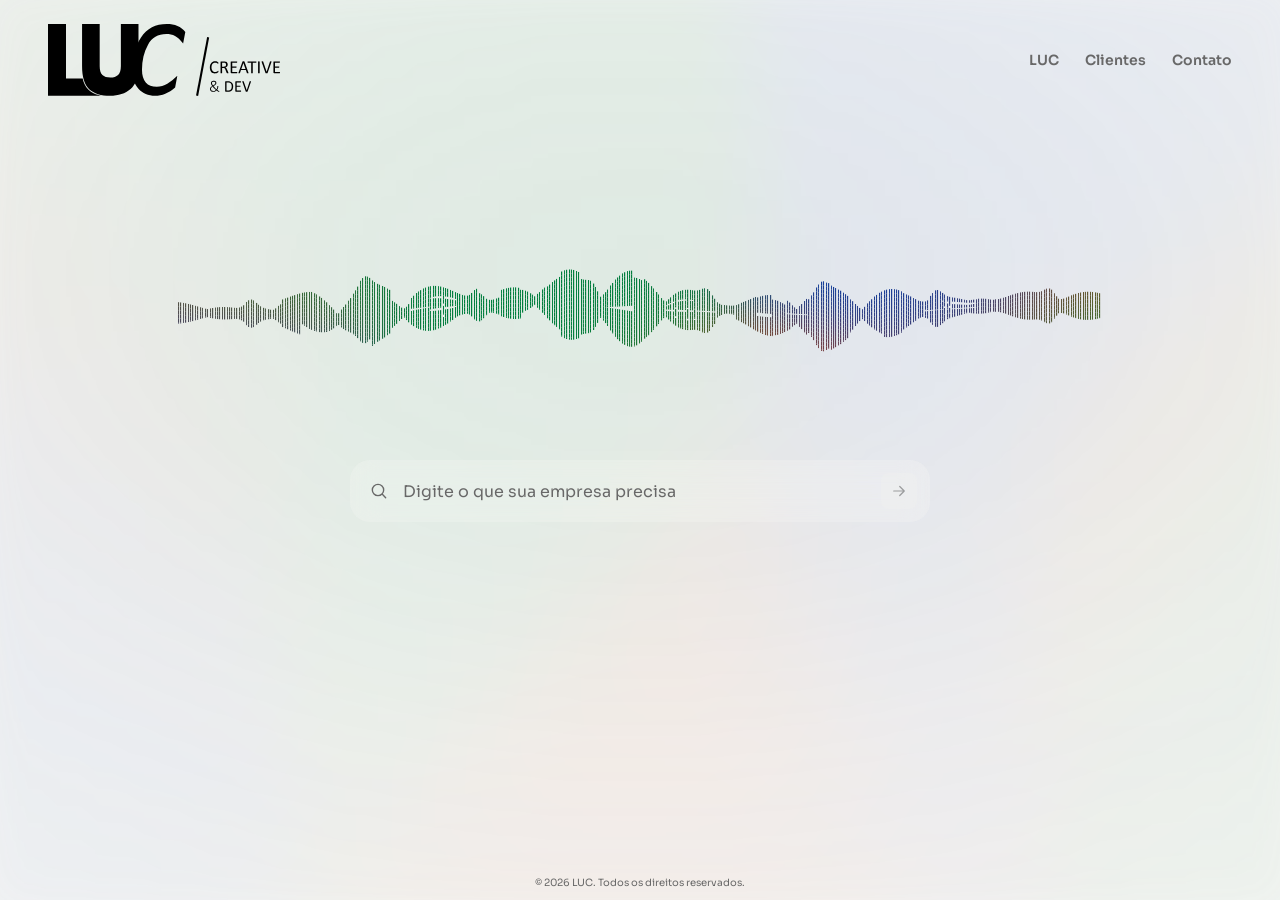
<file: index.html>
<!DOCTYPE html>
<html lang="pt-BR">
<head>
  <meta charset="UTF-8">
  <meta http-equiv="Content-Security-Policy" content="default-src 'self'; img-src 'self' data:; style-src 'self'; script-src 'self' 'sha256-Ezwl4AB1icqOte5jb05DlfShG28Ovn777q4V5LSTP/c='; connect-src 'self' https://script.google.com https://script.googleusercontent.com; form-action 'self' mailto: https://script.google.com; base-uri 'self'; object-src 'none'; upgrade-insecure-requests">
  <meta name="viewport" content="width=device-width, initial-scale=1">
  <meta name="theme-color" content="#f8f8f7">
  <meta name="description" content="Software sob demanda, automações, integrações, sites e landing pages. A LUC conecta tecnologia, marketing e operação à realidade da sua empresa.">
  <meta name="robots" content="index, follow, max-image-preview:large">
  <meta name="referrer" content="strict-origin-when-cross-origin">
  <title>LUC | Software sob demanda, automação e desenvolvimento web</title>
  <link rel="canonical" href="https://somosluc.com.br/">
  <link rel="manifest" href="/site.webmanifest">
  <meta property="og:type" content="website">
  <meta property="og:locale" content="pt_BR">
  <meta property="og:site_name" content="LUC">
  <meta property="og:title" content="LUC | Software sob demanda, automação e desenvolvimento web">
  <meta property="og:description" content="Software sob demanda, automações, integrações, sites e landing pages. A LUC conecta tecnologia, marketing e operação à realidade da sua empresa.">
  <meta property="og:url" content="https://somosluc.com.br/">
  <meta property="og:image" content="https://somosluc.com.br/og-image.jpg">
  <meta property="og:image:width" content="1200">
  <meta property="og:image:height" content="1200">
  <meta property="og:image:alt" content="Marca LUC">
  <meta name="twitter:card" content="summary_large_image">
  <meta name="twitter:title" content="LUC | Software sob demanda, automação e desenvolvimento web">
  <meta name="twitter:description" content="Software sob demanda, automações, integrações, sites e landing pages. A LUC conecta tecnologia, marketing e operação à realidade da sua empresa.">
  <meta name="twitter:image" content="https://somosluc.com.br/og-image.jpg">
  <meta name="twitter:image:alt" content="Marca LUC">
  <script type="application/ld+json">{"@context":"https://schema.org","@graph":[{"@type":"Organization","@id":"https://somosluc.com.br/#organization","name":"LUC","url":"https://somosluc.com.br/","logo":"https://somosluc.com.br/assets/luc-logo.svg","description":"Software sob demanda, automações, integrações, sites e landing pages. A LUC conecta tecnologia, marketing e operação à realidade da sua empresa.","email":"contato@somosluc.com.br"},{"@type":"WebSite","@id":"https://somosluc.com.br/#website","name":"LUC","url":"https://somosluc.com.br/","inLanguage":"pt-BR","publisher":{"@id":"https://somosluc.com.br/#organization"}}]}</script>
  <link rel="icon" href="assets/favicon-luc-site.svg?v=1" type="image/svg+xml">
  <link rel="stylesheet" href="/assets/site-fcd519b22b1d.css">
  <link rel="stylesheet" href="/assets/ondas-926c0fd03b67.css">
</head>
<body>
  <svg hidden aria-hidden="true" xmlns="http://www.w3.org/2000/svg">
    <symbol id="i-search" viewBox="0 0 24 24"><circle cx="10.8" cy="10.8" r="6.8"/><path d="m16 16 4 4"/></symbol>
    <symbol id="i-arrow" viewBox="0 0 24 24"><path d="M5 12h14m-6-6 6 6-6 6"/></symbol>
    <symbol id="i-close" viewBox="0 0 24 24"><path d="m6 6 12 12M6 18 18 6"/></symbol>
  </svg>
  <main class="page" id="inicio">
    <header class="site-header"><img class="brand-logo" src="assets/brand-8356042f293b.svg" alt="LUC" width="232" height="72"><nav class="header-nav" aria-label="Navegação institucional"><a class="corporate-link" id="open-luc" href="#luc-dialog" aria-haspopup="dialog" aria-controls="luc-dialog">LUC</a><a class="corporate-link" id="open-companies" href="#companies-dialog" aria-haspopup="dialog" aria-controls="companies-dialog">Clientes</a><a class="corporate-link" id="open-corporate" href="#corporate-dialog" aria-haspopup="dialog" aria-controls="corporate-dialog">Contato</a></nav><button type="button" class="icon-button mobile-menu" id="open-mobile-menu" aria-label="Abrir menu" aria-haspopup="dialog" aria-controls="institutional-dialog" aria-expanded="false"><svg viewBox="0 0 24 24" aria-hidden="true"><path d="M4 6h16M4 12h16M4 18h16"/></svg></button></header>
    <div class="hero-stage">
      <section class="hero" aria-labelledby="hero-title"><div id="ondas-dados-preview" role="img" aria-label="Animação de ondas que formam sucessivamente as palavras Marketing, Branding, Eventos e Tecnologia."><canvas></canvas></div>

        <h1 id="hero-title" aria-label="O que sua empresa precisa desenvolver?"><span aria-hidden="true">O que sua empresa<span class="hero-title-line">precisa <span class="hero-word"><span id="hero-word" class="hero-word-text">desenvolver?</span></span></span></span></h1>

        <div class="search-area" id="search-area">
          <form id="search-form" role="search" autocomplete="off">
            <label for="search" class="sr-only">Busque um serviço ou descreva seu desafio</label>
            <div class="search-box">
              <svg aria-hidden="true"><use href="#i-search"/></svg>
              <input id="search" type="text" role="combobox" aria-autocomplete="list" aria-expanded="false" aria-controls="results" placeholder="Digite o que sua empresa precisa" maxlength="300" spellcheck="false">
              <button type="button" class="icon-button clear-button" id="clear-search" aria-label="Limpar busca" hidden><svg aria-hidden="true"><use href="#i-close"/></svg></button>
              <button type="submit" class="icon-button search-submit" disabled aria-label="Buscar soluções"><svg aria-hidden="true"><use href="#i-arrow"/></svg></button>
            </div>
          </form>
          <div id="results" class="results" role="listbox" aria-label="Soluções sugeridas" hidden></div>
          <div id="search-status" class="sr-only" role="status" aria-live="polite"></div>
        </div>
        

      </section>
    </div>
  </main>
  <footer class="site-footer">© <span id="copyright-year">2026</span> LUC. Todos os direitos reservados.</footer>

  <dialog id="service-dialog" aria-labelledby="service-title" aria-describedby="service-description">
    <div class="panel-close"><button type="button" class="icon-button" id="close-service" aria-label="Fechar serviço"><svg aria-hidden="true"><use href="#i-close"/></svg></button></div>
    <div class="service-layout">
      <section>
        <h2 id="service-title" tabindex="-1"></h2>
        <p id="service-description" class="service-description"></p>
        <ul id="service-scope" class="scope-list"></ul>
      </section>
      <div id="service-form-slot" class="form-slot"></div>
    </div>
  </dialog>

  <dialog id="institutional-dialog" aria-labelledby="luc-title">
    <header class="modal-header">
      <nav class="drawer-nav" aria-label="Navegação institucional na gaveta">
        <a id="luc-title" class="corporate-link" href="#luc-dialog" data-drawer-view="luc" aria-controls="luc-dialog">LUC</a>
        <a id="companies-title" class="corporate-link" href="#companies-dialog" data-drawer-view="companies" aria-controls="companies-dialog">Clientes</a>
        <a id="corporate-title" class="corporate-link" href="#corporate-dialog" data-drawer-view="corporate" aria-controls="corporate-dialog">Contato</a>
      </nav>
      <button type="button" class="icon-button" id="close-institutional" aria-label="Fechar menu"><svg aria-hidden="true"><use href="#i-close"/></svg></button>
    </header>
    <section id="luc-dialog" class="institutional-view" aria-labelledby="luc-title" hidden>
    <div class="drawer-body about-body">
      <p>Marcas fortes combinam posicionamento consistente, experiências marcantes e decisões guiadas por dados. A LUC unifica marketing, eventos e tecnologia em uma esteira única.</p>
      <p>Criamos marcas sólidas, tiramos projetos do papel para aproximar pessoas e estruturamos sistemas e automações para centralizar, organizar e analisar o comportamento do consumidor nessas iniciativas.</p>
      <p>Cada ação alimenta a inteligência da operação; a tecnologia amarra o ciclo para substituir intuição por previsibilidade.</p>
    </div>
    </section>

    <section id="companies-dialog" class="institutional-view" aria-labelledby="companies-title" hidden>
    <div class="companies-body"><div class="brand-gallery" id="brand-gallery" role="group" aria-label="Clientes da LUC"></div></div>
    </section>

    <section id="corporate-dialog" class="institutional-view" aria-labelledby="corporate-title" hidden>
    <div class="drawer-body">
      <div id="corporate-form-slot" class="form-slot"></div>
    </div>
    </section>
  </dialog>

  <dialog id="privacy-dialog" aria-labelledby="privacy-title">
    <header class="modal-header"><h2 id="privacy-title" tabindex="-1">Política de Privacidade</h2><button type="button" class="icon-button" id="close-privacy" aria-label="Voltar ao contato"><svg aria-hidden="true"><use href="#i-close"/></svg></button></header>
    <div class="drawer-body privacy-body">
      <p>Esta política descreve o uso de dados nesta versão da página institucional da LUC.</p>
      <section><h3>Responsável e contato</h3><p>LUC. Para assuntos de privacidade: <a href="mailto:contato@somosluc.com.br">contato@somosluc.com.br</a>.</p></section>
      <section><h3>Dados e finalidade</h3><p>O formulário utiliza nome, e-mail, WhatsApp, autorização de contato e, quando houver, o termo pesquisado e o serviço selecionado. A finalidade é registrar o pedido de contato sobre o projeto informado, com a sua autorização.</p></section>
      <section><h3>Envio e recebimento</h3><p>Com sua autorização, os dados são enviados ao receptor da LUC no Google Apps Script e registrados em uma planilha privada do Google Sheets. O sistema também tenta notificar por e-mail a equipe responsável. A confirmação na página indica que a solicitação foi registrada na planilha.</p></section>
      <section><h3>Armazenamento e acesso</h3><p>Os campos permanecem na memória do navegador durante o preenchimento e são limpos ao fechar o formulário ou após a confirmação. A página não salva o formulário em cookies ou armazenamento local. Os registros recebidos e as notificações ficam nos serviços Google utilizados pela LUC e são acessados pela equipe responsável pelo atendimento. Um identificador da solicitação permite reconhecer reenvios sem duplicar o registro. Para consultar ou solicitar a exclusão de seus dados, utilize o contato de privacidade.</p></section>
      <section><h3>Banco de pesquisas</h3><p>Ao confirmar uma busca, registramos o termo pesquisado, o serviço selecionado e contagens de pesquisas e buscas sem resultado. Esses registros ajudam a LUC a entender a demanda por serviços. Os contatos recebidos ficam na planilha comercial, separada dessas contagens.</p><p>As contagens são agrupadas por termo em uma planilha privada no Google Sheets, na conta da LUC. Nome, e-mail e WhatsApp dos campos do formulário não são enviados a esse banco. O texto livre da busca é tratado por um filtro que descarta e-mails, URLs e padrões numéricos; esse filtro não identifica todos os tipos de dados pessoais.</p><p>Um identificador aleatório por pesquisa evita somar novamente uma tentativa de reenvio. Ele não identifica o visitante. Os totais permanecem disponíveis à LUC até sua exclusão. Não há cookies de publicidade nem armazenamento local das buscas nesta página.</p></section>

      <section><h3>Seus direitos</h3><p>Nos termos da LGPD, você pode solicitar confirmação de tratamento, acesso, correção, informações de compartilhamento, portabilidade e anonimização, bloqueio ou exclusão, quando aplicáveis. Também pode revogar seu consentimento e obter informações sobre a possibilidade de não consentir e suas consequências.</p><p>Para exercer esses direitos em relação a dados tratados pela LUC, utilize o contato acima. Sem a autorização, o formulário não é enviado.</p></section>
      <section><h3>Atualizações</h3><p>Esta política acompanha o funcionamento dos formulários e da contagem de pesquisas. Alterações nesses serviços serão refletidas nesta página.</p></section>
      <p><a href="https://www.planalto.gov.br/ccivil_03/_ato2015-2018/2018/lei/l13709compilado.htm" target="_blank" rel="noopener noreferrer">Consultar a Lei Geral de Proteção de Dados</a></p>
    </div>
  </dialog>

  <template id="lead-form-template">
    <form novalidate>
      <label class="form-trap" aria-hidden="true">Website<input name="website" type="text" tabindex="-1" autocomplete="off" maxlength="200"></label>
      <div class="field">
        <label data-label="name">Nome</label>
        <input data-field="name" name="client_name" type="text" autocomplete="name" maxlength="120" required>
        <div class="field-error" data-error="name" hidden></div>
      </div>
      <div class="field">
        <label data-label="phone">WhatsApp</label>
        <input data-field="phone" name="client_phone" type="tel" inputmode="tel" autocomplete="tel-national" placeholder="(00) 90000-0000" required>
        <div class="field-error" data-error="phone" hidden></div>
      </div>
      <label class="consent-label" data-label="consent"><input data-field="consent" name="privacy_acknowledged" type="checkbox" required><span>Autorizo o contato.</span></label>
      <div class="field-error" data-error="consent" hidden></div>
      <button type="submit" class="cta">Receber Análise e Proposta</button>
      <div class="microcopy" role="status" aria-live="polite"></div>
    </form>
    <div class="form-confirmation" role="status" tabindex="-1" hidden>
      <p>A LUC agradece o seu contato. Conversaremos em breve.</p>
      <img class="confirmation-logo" src="assets/brand-8356042f293b.svg" alt="" width="145" height="45">
    </div>
  </template>
  <script src="/assets/site-4af502bcb079.js" defer></script>
  <script src="/assets/ondas-63f619f0aeb6.js" defer></script>
  <script src="/assets/ondas-pesquisa-5911e22b4db7.js" defer></script>
</body>
</html>
</file>
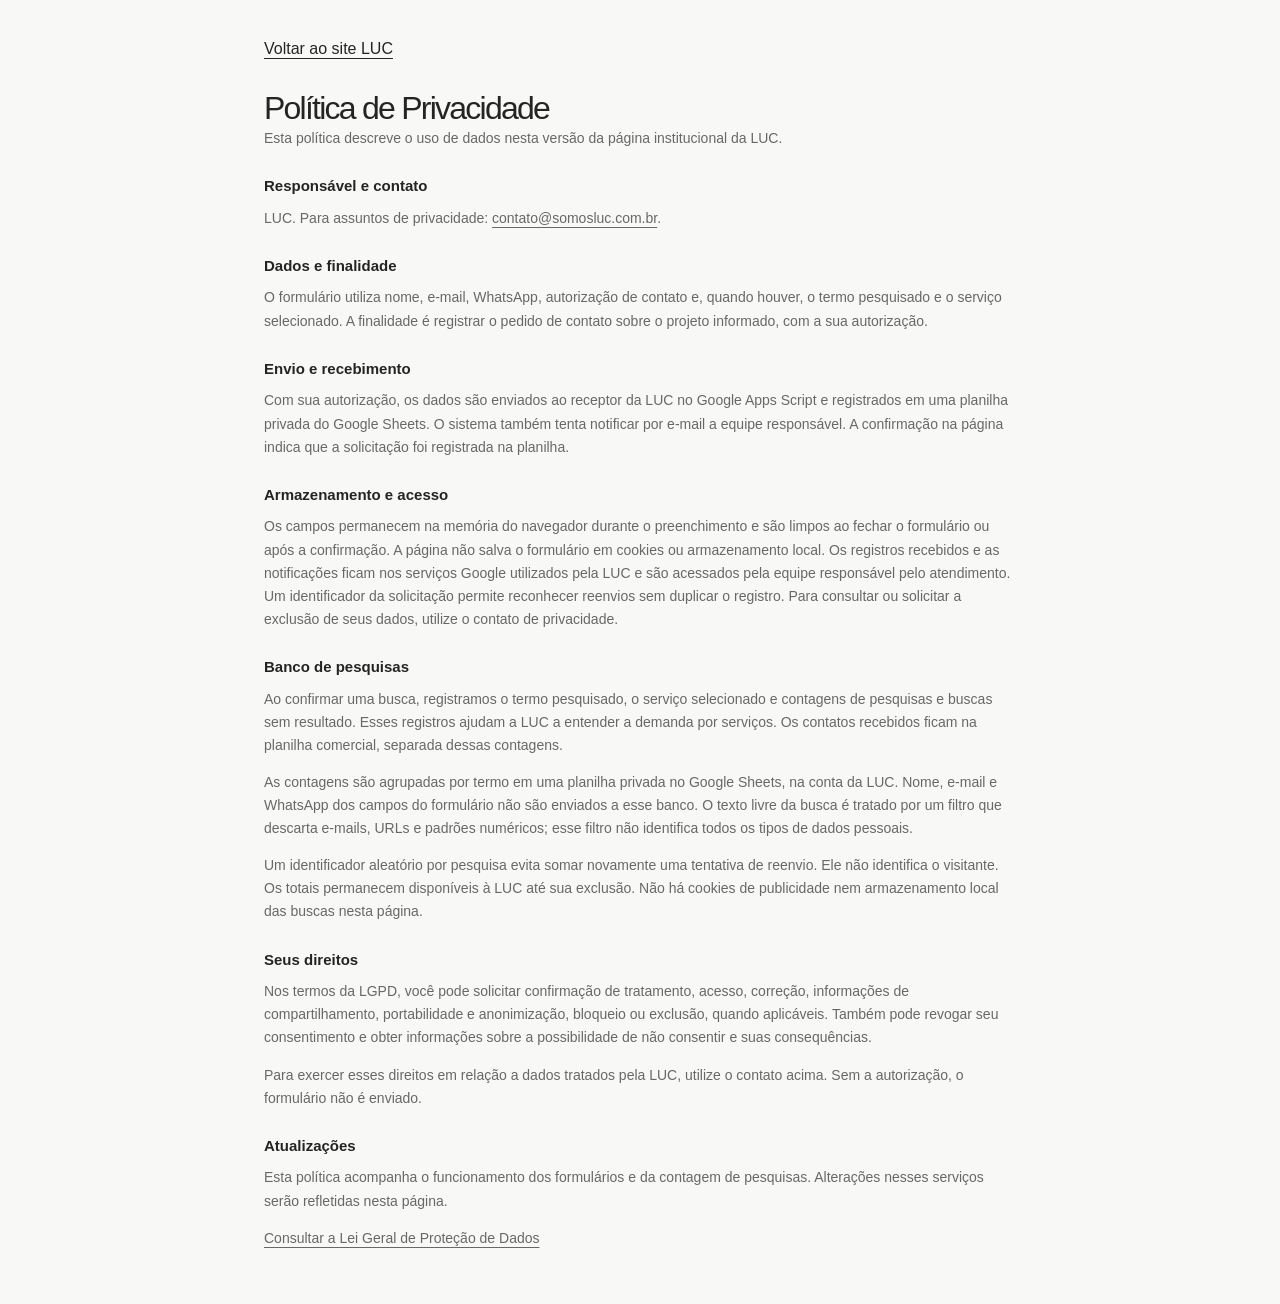
<file: privacidade.html>
<!DOCTYPE html>
<html lang="pt-BR"><head><meta charset="UTF-8"><meta name="viewport" content="width=device-width, initial-scale=1">
<meta http-equiv="Content-Security-Policy" content="default-src 'self'; img-src 'self' data:; style-src 'self'; script-src 'self' 'sha256-Ezwl4AB1icqOte5jb05DlfShG28Ovn777q4V5LSTP/c='; connect-src 'self' https://script.google.com https://script.googleusercontent.com; form-action 'self' mailto: https://script.google.com; base-uri 'self'; object-src 'none'; upgrade-insecure-requests">
<title>Política de Privacidade | LUC</title><meta name="description" content="Saiba como a LUC utiliza os dados de contato e as métricas de pesquisa do site.">
<link rel="canonical" href="https://somosluc.com.br/privacidade.html"><link rel="icon" href="/assets/favicon-luc-site.svg" type="image/svg+xml">
<link rel="stylesheet" href="/assets/site-fcd519b22b1d.css"><link rel="stylesheet" href="/assets/document-b3806c7456d6.css"></head>
<body><main><header><a href="/">Voltar ao site LUC</a></header><h1>Política de Privacidade</h1><div class="privacy-body">
      <p>Esta política descreve o uso de dados nesta versão da página institucional da LUC.</p>
      <section><h3>Responsável e contato</h3><p>LUC. Para assuntos de privacidade: <a href="mailto:contato@somosluc.com.br">contato@somosluc.com.br</a>.</p></section>
      <section><h3>Dados e finalidade</h3><p>O formulário utiliza nome, e-mail, WhatsApp, autorização de contato e, quando houver, o termo pesquisado e o serviço selecionado. A finalidade é registrar o pedido de contato sobre o projeto informado, com a sua autorização.</p></section>
      <section><h3>Envio e recebimento</h3><p>Com sua autorização, os dados são enviados ao receptor da LUC no Google Apps Script e registrados em uma planilha privada do Google Sheets. O sistema também tenta notificar por e-mail a equipe responsável. A confirmação na página indica que a solicitação foi registrada na planilha.</p></section>
      <section><h3>Armazenamento e acesso</h3><p>Os campos permanecem na memória do navegador durante o preenchimento e são limpos ao fechar o formulário ou após a confirmação. A página não salva o formulário em cookies ou armazenamento local. Os registros recebidos e as notificações ficam nos serviços Google utilizados pela LUC e são acessados pela equipe responsável pelo atendimento. Um identificador da solicitação permite reconhecer reenvios sem duplicar o registro. Para consultar ou solicitar a exclusão de seus dados, utilize o contato de privacidade.</p></section>
      <section><h3>Banco de pesquisas</h3><p>Ao confirmar uma busca, registramos o termo pesquisado, o serviço selecionado e contagens de pesquisas e buscas sem resultado. Esses registros ajudam a LUC a entender a demanda por serviços. Os contatos recebidos ficam na planilha comercial, separada dessas contagens.</p><p>As contagens são agrupadas por termo em uma planilha privada no Google Sheets, na conta da LUC. Nome, e-mail e WhatsApp dos campos do formulário não são enviados a esse banco. O texto livre da busca é tratado por um filtro que descarta e-mails, URLs e padrões numéricos; esse filtro não identifica todos os tipos de dados pessoais.</p><p>Um identificador aleatório por pesquisa evita somar novamente uma tentativa de reenvio. Ele não identifica o visitante. Os totais permanecem disponíveis à LUC até sua exclusão. Não há cookies de publicidade nem armazenamento local das buscas nesta página.</p></section>

      <section><h3>Seus direitos</h3><p>Nos termos da LGPD, você pode solicitar confirmação de tratamento, acesso, correção, informações de compartilhamento, portabilidade e anonimização, bloqueio ou exclusão, quando aplicáveis. Também pode revogar seu consentimento e obter informações sobre a possibilidade de não consentir e suas consequências.</p><p>Para exercer esses direitos em relação a dados tratados pela LUC, utilize o contato acima. Sem a autorização, o formulário não é enviado.</p></section>
      <section><h3>Atualizações</h3><p>Esta política acompanha o funcionamento dos formulários e da contagem de pesquisas. Alterações nesses serviços serão refletidas nesta página.</p></section>
      <p><a href="https://www.planalto.gov.br/ccivil_03/_ato2015-2018/2018/lei/l13709compilado.htm" target="_blank" rel="noopener noreferrer">Consultar a Lei Geral de Proteção de Dados</a></p>
    </div></main></body></html>
</file>
<file: assets/site-fcd519b22b1d.css>
:root {
  --canvas: #f8f8f7; --surface: #fff; --ink: #242424; --muted: #686868;
  --border: #dededb; --accent: #246347; --active: #edf5ee; --error: #a32e2e;
  --mono: 'SFMono-Regular', Consolas, 'Liberation Mono', monospace;
  --motion: 150ms linear;
}
* { box-sizing: border-box; }
.form-trap { position: absolute; left: -10000px; width: 1px; height: 1px; overflow: hidden; }
[hidden] { display: none !important; }
html, body { height: 100vh; overflow: hidden; }
body { margin: 0; background: var(--canvas); color: var(--ink); font: 16px Arial, Helvetica, sans-serif; -webkit-font-smoothing: antialiased; }
button, input { font: inherit; color: inherit; }
button, a { -webkit-tap-highlight-color: transparent; }
button { cursor: pointer; }
a { color: inherit; text-underline-offset: 4px; }
button:focus-visible, a:focus-visible { outline: 2px solid var(--ink); outline-offset: 3px; }
input:focus-visible { outline: 2px solid var(--accent); outline-offset: 2px; }
button:disabled { cursor: wait; opacity: .6; }
svg { width: 20px; height: 20px; fill: none; stroke: currentColor; stroke-width: 1.65; stroke-linecap: round; stroke-linejoin: round; flex-shrink: 0; }
.page { height: 100vh; height: 100dvh; display: flex; flex-direction: column; overflow: hidden; }
.site-footer { position: fixed; right: 0; bottom: 0; left: 0; padding: 10px 18px calc(10px + env(safe-area-inset-bottom, 0px)); color: var(--muted); background: var(--canvas); font: .625rem/1.5 var(--mono); text-align: center; }
.site-header { display: flex; align-items: center; justify-content: space-between; gap: 16px; margin: 0 auto; width: 100%; max-width: 1600px; padding: 24px 48px; }
.brand-logo { display: block; width: 232px; height: 72px; object-fit: contain; }
.header-nav { display: flex; gap: 26px; align-items: center; }
.corporate-link { display: inline-flex; align-items: center; min-height: 44px; color: var(--muted); font: .875rem var(--mono); text-decoration: none; }
.corporate-link:hover { color: var(--ink); text-decoration: underline; }
.corporate-link { font-weight: 600; }
.hero-stage { flex: 1; min-height: 0; display: flex; align-items: center; justify-content: center; padding: 16px 24px; }
.hero { position: relative; top: var(--hero-shift, 0px); width: 100%; max-width: 1100px; margin: 0 auto; text-align: center; transition: top var(--motion); }
h1 { margin: 0; font-size: clamp(1.25rem, 3.6vw, 3.25rem); font-weight: 500; line-height: 1.15; letter-spacing: -.055em; white-space: nowrap; transition: opacity var(--motion); }
.hero.search-open h1 { opacity: .4; }
.hero-title-line { display: block; white-space: nowrap; text-align: center; }
.hero-word { display: inline; }
.hero-word-text { position: relative; display: inline-block; min-width: 1px; min-height: 1.15em; vertical-align: top; }
.hero-word-text.is-typing::after { content: ''; position: absolute; left: calc(100% + .07em); top: .18em; height: .85em; border-right: 1px solid currentColor; animation: typing-caret 1s step-end infinite; }
@keyframes typing-caret { 0%, 100% { opacity: 1; } 50% { opacity: 0; } }
.search-area { position: relative; z-index: 2; max-width: 580px; margin: 30px auto 0; text-align: left; }
.search-box { background: var(--surface); border: 1px solid var(--border); border-radius: 20px; display: flex; align-items: center; gap: 12px; padding: 12px 12px 12px 18px; transition: border-color var(--motion); }
.search-box:focus-within { border-color: var(--accent); }
.search-box > svg { color: var(--muted); }
#search { flex: 1; width: 0; min-height: 36px; border: 0; outline: 0; background: transparent; font-size: 1rem; }
#search::placeholder { color: var(--muted); opacity: 1; }
.icon-button { display: inline-flex; align-items: center; justify-content: center; width: 44px; height: 44px; border: 0; border-radius: 8px; background: transparent; flex-shrink: 0; }
.icon-button:hover { background: #f0f0ee; }
.mobile-menu { display: none; width: 52px; height: 52px; }
.mobile-menu svg { width: 32px; height: 32px; }
.search-submit { width: 36px; height: 36px; background: #f0f0ee; }
.search-submit:disabled { cursor: default; opacity: .4; }
.search-submit svg { width: 18px; height: 18px; }
.clear-button { width: 28px; height: 36px; }
.clear-button svg { width: 16px; }
.chips { display: flex; align-items: center; justify-content: center; flex-wrap: nowrap; gap: 8px; max-width: 580px; width: 100%; margin: 14px auto 0; }
.chip { flex-shrink: 0; white-space: nowrap; border: 1px solid var(--border); border-radius: 4px; padding: 10px 12px; min-height: 42px; background: var(--canvas); font: .8125rem var(--mono); color: var(--muted); transition: background var(--motion), border-color var(--motion), color var(--motion); }
.chip-short { display: none; }
.chip:hover { border-color: var(--muted); }
.chip[aria-pressed="true"] { background: var(--active); border-color: var(--accent); color: var(--accent); }
.results { position: fixed; margin: 0; padding: 8px; background: var(--surface); border: 1px solid var(--border); border-radius: 8px; max-height: calc(100dvh - 24px); overflow-y: auto; overscroll-behavior: contain; }
.result { padding: 12px; border: 1px solid transparent; border-left-width: 2px; background: transparent; cursor: pointer; transition: border-color var(--motion); }
.result + .result { margin-top: 4px; }
.result.primary { border-left-color: var(--accent); }
.result.complementary { margin-left: 16px; }
.result[aria-selected="true"] { border-color: var(--accent); }
.result-title { display: block; font-size: .875rem; line-height: 1.35; font-weight: 400; }
.result.primary .result-title { font-size: 1rem; font-weight: 700; }
.result-tag, .result-match { display: block; color: var(--muted); font: .6875rem/1.5 var(--mono); margin-bottom: 4px; }
.result-match { margin: 6px 0 0; color: #777; }
.result-description { display: block; font-size: .8125rem; line-height: 1.5; color: var(--muted); margin-top: 4px; }
.sr-only { position: absolute; width: 1px; height: 1px; padding: 0; margin: -1px; overflow: hidden; clip: rect(0,0,0,0); white-space: nowrap; border: 0; }
dialog { width: min(820px, calc(100% - 32px)); max-height: calc(100dvh - 24px); padding: 0; border: 1px solid var(--border); border-radius: 8px; background: var(--surface); color: var(--ink); overscroll-behavior: contain; }
dialog[open] { animation: appear 150ms linear; }
dialog::backdrop { background: #24242455; }
@keyframes appear { from { opacity: 0; } to { opacity: 1; } }
.modal-header { position: sticky; top: 0; display: flex; align-items: center; justify-content: space-between; gap: 12px; padding: 12px 20px; background: var(--surface); z-index: 1; }
.panel-close { display: flex; justify-content: flex-end; padding: 8px 12px 0; }
h2 { font-size: 1.5rem; font-weight: 500; line-height: 1.25; letter-spacing: -.035em; margin: 0 0 12px; outline: none; }
.modal-header h2 { margin: 0; font-size: 1.375rem; }
.service-layout { display: grid; grid-template-columns: minmax(0, 1fr) minmax(0, 1fr); gap: 40px; padding: 4px 28px 28px; }
.service-description { font: .875rem/1.5 Arial, Helvetica, sans-serif; color: var(--muted); margin: 0 0 22px; }
.scope-list { padding: 0 0 0 17px; margin: 0; color: var(--muted); font-size: .875rem; line-height: 1.6; }
.scope-list li { padding-left: 3px; margin-bottom: 8px; }
.form-slot { min-width: 0; }
.field { margin-bottom: 16px; }
.field label { display: block; margin-bottom: 8px; font: .8125rem var(--mono); }
.field label { font-weight: 600; }
.field input { width: 100%; border: 1px solid var(--border); border-radius: 6px; padding: 12px; background: var(--surface); min-height: 44px; transition: border-color var(--motion); }
.field input:focus { border-color: var(--accent); }
.field input[aria-invalid="true"] { border-color: var(--error); }
.field-error { color: var(--error); font: .6875rem/1.5 var(--mono); margin-top: 6px; }
.consent-label { display: flex; align-items: center; gap: 8px; font: .75rem/1.5 var(--mono); color: var(--muted); cursor: pointer; }
.consent-label input { width: 16px; height: 16px; margin: 0; flex-shrink: 0; accent-color: var(--accent); }
.cta { width: 100%; min-height: 46px; margin-top: 20px; padding: 12px; border: 1px solid var(--ink); border-radius: 6px; background: var(--ink); color: white; font-size: .8125rem; font-weight: 600; transition: opacity var(--motion); }
.cta:hover { opacity: .85; }
.cta:disabled { cursor: not-allowed; opacity: .4; }
form[aria-busy="true"] .cta { cursor: wait; }
.microcopy { font: .6875rem/1.5 var(--mono); color: var(--muted); margin: 12px 0 0; }
.form-confirmation { display: flex; flex-direction: column; align-items: center; justify-content: center; gap: 28px; min-height: inherit; padding: 32px 16px; font: .9375rem/1.65 Arial, Helvetica, sans-serif; text-align: center; outline: none; }
.form-confirmation p { max-width: 28ch; margin: 0; }
.confirmation-logo { display: block; width: 145px; max-width: 100%; height: auto; }
.brand-gallery { display: grid; grid-template-columns: repeat(2, minmax(0, 1fr)); grid-auto-rows: minmax(96px, 1fr); align-items: center; gap: 16px 24px; }
.brand-item { margin: 0; min-width: 0; text-align: center; }
.brand-item img { display: block; width: 100%; max-width: 160px; height: clamp(88px, 14dvh, 128px); margin: 0 auto; object-fit: contain; opacity: .6; transform: scale(.75); transform-origin: center; }
.brand-name, .brand-description { display: block; font-size: .8125rem; line-height: 1.5; }
.brand-description { color: var(--muted); font-size: .75rem; }
.brand-name:empty, .brand-description:empty { display: none; }
#institutional-dialog, #privacy-dialog { inset: 0 0 0 auto; margin: 0; width: min(440px, 100%); height: 100vh; height: 100dvh; max-height: 100dvh; border-radius: 8px 0 0 8px; }
#institutional-dialog[open], #privacy-dialog[open] { animation: drawer-in 150ms linear; }
.drawer-nav { display: flex; align-items: center; gap: 22px; }
.drawer-nav [aria-current="page"] { color: var(--accent); text-decoration: underline; }
@keyframes drawer-in { from { opacity: 0; transform: translateX(12px); } to { opacity: 1; transform: translateX(0); } }
.drawer-body, .companies-body { padding: 16px 26px 28px; }
.companies-body { display: grid; min-height: calc(100dvh - 70px); }
.privacy-body, .about-body { font-size: .875rem; line-height: 1.65; color: var(--muted); }
.privacy-body > p:first-child, .about-body > p:first-child { margin-top: 0; }
.privacy-body h3 { color: var(--ink); font-size: .9375rem; font-weight: 600; margin: 24px 0 8px; }
.privacy-body p, .about-body p { margin: 0 0 14px; }
.privacy-body a { overflow-wrap: anywhere; }
@media (max-width: 768px) {
  .site-header { padding: 18px 24px; }
  .brand-logo { width: 174px; height: 54px; }
  .header-nav { display: none; }
  .mobile-menu { display: inline-flex; }
  .corporate-link { min-height: 32px; font-size: .8125rem; }
  .hero-stage { padding: 16px 18px 28px; }
  .service-layout { grid-template-columns: 1fr; gap: 26px; padding: 0 24px 24px; }
}
@media (max-width: 479px) {
  h1 { font-size: clamp(1.5rem, 6.8vw, 1.875rem); white-space: normal; max-width: 360px; margin: 0 auto; text-wrap: balance; }
  #search { font-size: .875rem; }
  .search-box { gap: 8px; padding-left: 14px; }
}
@media (max-width: 767px) {
  .chips { gap: 6px; }
  .chip { padding: 9px 10px; min-height: 40px; font-size: .6875rem; }
}
@media (max-width: 420px) {
  .sites-chip .chip-label { display: none; }
  .sites-chip .chip-short { display: inline; }
}
@media (max-height: 650px) {
  .site-header { padding-top: 8px; padding-bottom: 8px; }
  .hero-stage { padding-top: 8px; padding-bottom: 8px; }
}
@media (prefers-reduced-motion: reduce) { *, *::before, *::after { animation: none !important; transition: none !important; } }
</file>
<file: assets/ondas-926c0fd03b67.css>
@font-face { font-family: 'LUC Sora'; src: url('/assets/sora-84ff7096ae3e.ttf') format('truetype'); font-style: normal; font-weight: 100 800; font-display: block; }
:root { --mono: 'LUC Sora', sans-serif; }
body, .service-description, .form-confirmation { font-family: 'LUC Sora', sans-serif; }
button, input, textarea, select { font-family: inherit; }
html, body { height: auto; min-height: 100%; overflow-x: hidden; overflow-y: auto; }
.page { height: auto; min-height: 100dvh; overflow: visible; padding-bottom: 48px; }
.hero-stage { padding-top: 24px; padding-bottom: 24px; }
.hero { transform: translateY(-40px); }
#ondas-dados-preview { width: 100%; height: 240px; margin: 0 auto 8px; background: transparent; overflow: hidden; }
#ondas-dados-preview canvas { display: block; width: 100%; height: 100%; }
#hero-title { display: grid; width: max-content; max-width: 100%; margin-inline: auto; text-align: left; font-family: 'LUC Sora', sans-serif; font-weight: 300; }
#hero-title > span, #hero-title::after { grid-area: 1 / 1; }
#hero-title::after { content: 'precisa desenvolver?'; visibility: hidden; white-space: nowrap; font-weight: 700; padding-left: clamp(2rem, 5vw, 4.5rem); }
#hero-title .hero-title-line { text-align: left; padding-left: clamp(2rem, 5vw, 4.5rem); }
#hero-word { font-weight: 700; }
#hero-title { display: block; position: absolute; width: 1px; height: 1px; padding: 0; margin: -1px; overflow: hidden; clip: rect(0, 0, 0, 0); white-space: nowrap; border: 0; }
.search-box { background: rgba(248, 248, 247, .24); border-color: transparent; backdrop-filter: blur(14px) saturate(1.1); -webkit-backdrop-filter: blur(14px) saturate(1.1); }
.search-box:focus-within { border-color: transparent; box-shadow: 0 0 0 2px rgba(36, 36, 36, .12); }
.results, dialog { background: rgba(248, 248, 247, .32); border-color: rgba(255, 255, 255, .42); box-shadow: 0 22px 60px rgba(32, 44, 42, .14); -webkit-backdrop-filter: blur(22px) saturate(1.16); backdrop-filter: blur(22px) saturate(1.16); }
dialog::backdrop { background: rgba(36, 36, 36, .14); }
.modal-header { background: rgba(248, 248, 247, .28); -webkit-backdrop-filter: blur(18px) saturate(1.12); backdrop-filter: blur(18px) saturate(1.12); }
.field input { background: rgba(248, 248, 247, .48); border-color: rgba(255, 255, 255, .5); -webkit-backdrop-filter: blur(10px); backdrop-filter: blur(10px); }
.site-footer { background: transparent; z-index: 2; }
.ambient-color-field { position: fixed; z-index: 0; inset: -32px; width: calc(100% + 64px); height: calc(100% + 64px); opacity: .58; filter: blur(28px) saturate(.9); pointer-events: none; }
.page { position: relative; z-index: 1; background: transparent; }
@media (max-width: 600px) {
  .hero-stage { padding-top: 12px; padding-bottom: 20px; }
  .hero { transform: translateY(-24px); }
  #ondas-dados-preview { height: 145px; margin-bottom: 8px; }
  .search-box { gap: 6px; padding-left: 10px; padding-right: 8px; }
  .search-box > svg { width: 16px; height: 16px; }
  .search-submit { width: 32px; }
  #search { font-size: clamp(12px, 3.75vw, 14px); }
}
@media (max-height: 650px) { .hero { transform: translateY(-10px); } }
</file>
<file: assets/document-b3806c7456d6.css>
html,body{height:auto;min-height:100%;overflow:auto}main{max-width:800px;margin:0 auto;padding:40px 24px}h1{white-space:normal;font-size:2rem}header{margin-bottom:32px}img{max-width:100%}
</file>
